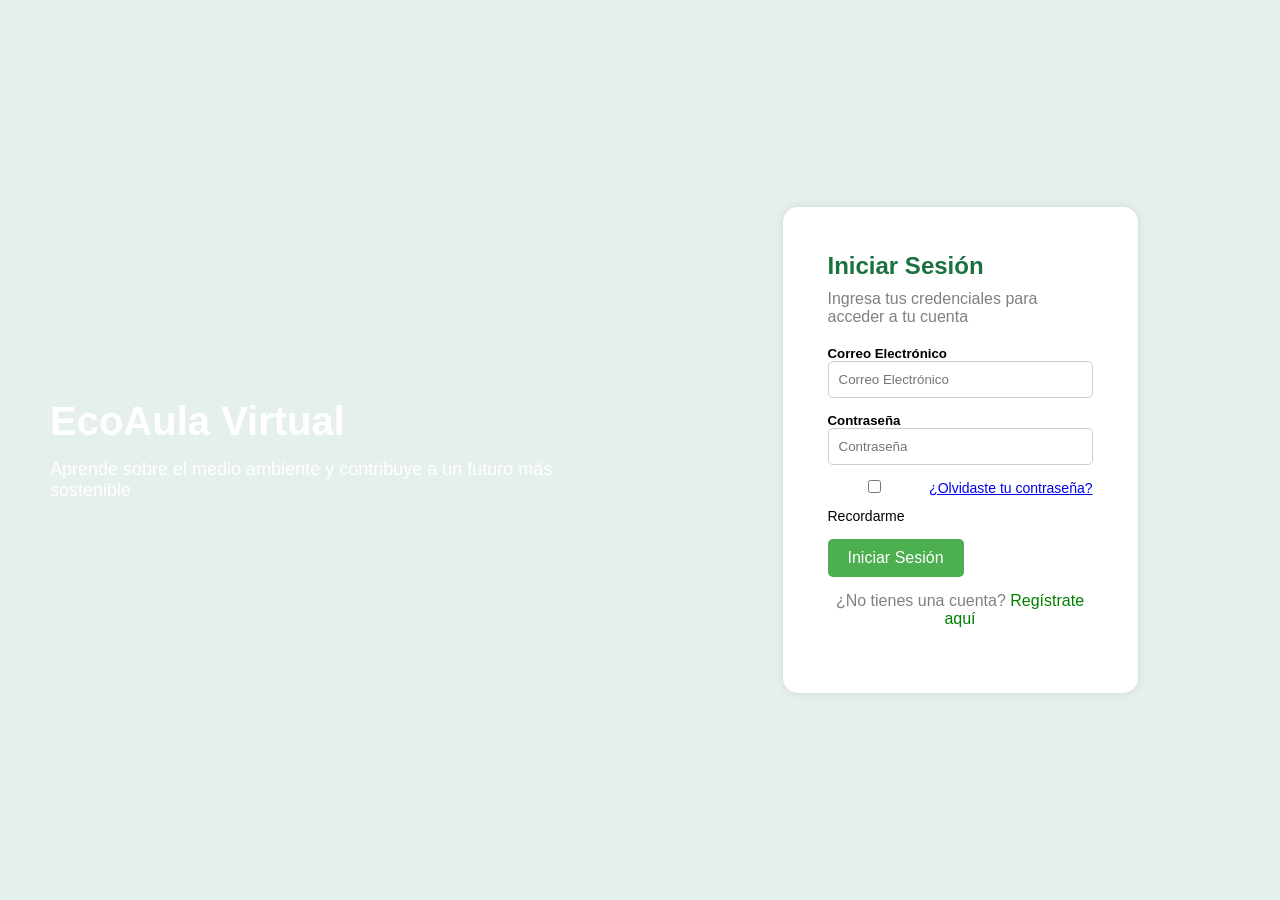
<file: index.html>
<!DOCTYPE html>
<html lang="es">
<head>
    <meta charset="UTF-8">
    <title>Iniciar Sesión</title>
    <link rel="stylesheet" href="styles.css"> 
</head>
<body>

<div class="container">
    <div class="left">
        <h1>EcoAula Virtual</h1>
        <p>Aprende sobre el medio ambiente y contribuye a un futuro más sostenible</p>
    </div>

    <div class="right">
        <div class="card">
            <h2>Iniciar Sesión</h2>
            <p>Ingresa tus credenciales para acceder a tu cuenta</p>
            
            <h5>Correo Electrónico</h5>
            <input type="email" placeholder="Correo Electrónico">
            <h5>Contraseña</h5>
            <input type="password" placeholder="Contraseña">
            <div class="options">
                <label><input type="checkbox"> Recordarme</label>
                <a href="#">¿Olvidaste tu contraseña?</a>
            </div>

            <a href="inicio.html" class="btn">Iniciar Sesión</a>

            <p class="link">
                ¿No tienes una cuenta? 
                <a href="registro.html">Regístrate aquí</a>
            </p>
        </div>
    </div>
</div>

</body>
</html>
</file>
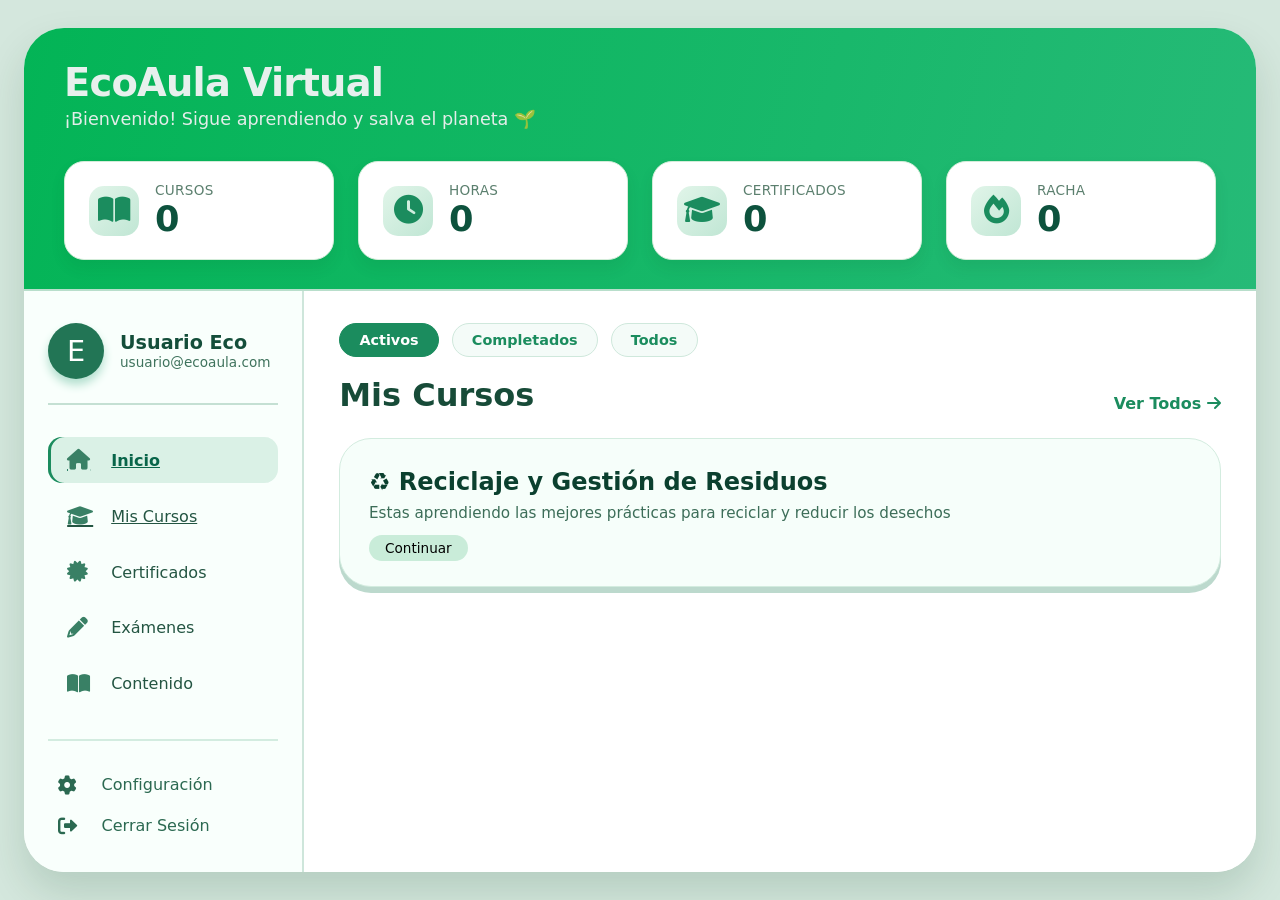
<file: indexcursos.html>
<!DOCTYPE html>
<html lang="es">
<head>
    <meta charset="UTF-8">
    <meta name="viewport" content="width=device-width, initial-scale=1.0">
    <title>EcoAula · Inicio</title>

    <!-- FONT AWESOME -->
    <link rel="stylesheet" href="https://cdnjs.cloudflare.com/ajax/libs/font-awesome/6.0.0-beta3/css/all.min.css">

    <!-- TU CSS -->
    <link rel="stylesheet" href="style.css">
</head>
<body>

<div class="app-card">

    <!-- HEADER -->
    <div class="hero-header">
        <div class="hero-title">EcoAula Virtual</div>
        <div class="hero-sub">
            ¡Bienvenido! Sigue aprendiendo y salva el planeta 🌱
        </div>

        
            <!-- LINK A CURSOS -->

        <!-- STATS -->
        <div class="stats-container">
            <div class="stat-card">
                <div class="stat-icon"><i class="fas fa-book-open"></i></div>
                <div class="stat-content">
                    <span class="stat-label">Cursos</span>
                    <span class="stat-number">0</span>
                </div>
            </div>

            <div class="stat-card">
                <div class="stat-icon"><i class="fas fa-clock"></i></div>
                <div class="stat-content">
                    <span class="stat-label">Horas</span>
                    <span class="stat-number">0</span>
                </div>
            </div>

            <div class="stat-card">
                <div class="stat-icon"><i class="fas fa-graduation-cap"></i></div>
                <div class="stat-content">
                    <span class="stat-label">Certificados</span>
                    <span class="stat-number">0</span>
                </div>
            </div>

            <div class="stat-card">
                <div class="stat-icon"><i class="fas fa-fire"></i></div>
                <div class="stat-content">
                    <span class="stat-label">Racha</span>
                    <span class="stat-number">0</span>
                </div>
            </div>
        </div>
    </div>

    <!-- PANEL -->
    <div class="dashboard-panel">

        <!-- SIDEBAR -->
        <div class="sidebar">
            <div class="user-profile">
                <div class="avatar-placeholder">E</div>
                <div class="user-info">
                    <h4>Usuario Eco</h4>
                    <p>usuario@ecoaula.com</p>
                </div>
            </div>

            <div class="nav-menu">
                <!-- ACTIVO -->
                <a href="inicio.html" class="nav-item active">
                    <i class="fas fa-home"></i> Inicio
                </a>

                <a href="indexcursos.html" class="nav-item">
                    <i class="fas fa-graduation-cap"></i> Mis Cursos
                </a>

                <div class="nav-item">
                    <i class="fas fa-certificate"></i> Certificados
                </div>

                <div class="nav-item">
                    <i class="fas fa-pencil-alt"></i> Exámenes
                </div>

                <div class="nav-item">
                    <i class="fas fa-book-open"></i> Contenido
                </div>
            </div>

            <div class="user-footer">
                <div class="footer-item">
                    <i class="fas fa-cog"></i> Configuración
                </div>

                <div class="footer-item">
                    <i class="fas fa-sign-out-alt"></i> Cerrar Sesión
                </div>
            </div>
        </div>

        <!-- CONTENIDO -->
        <div class="main-content">
            <div class="filter-buttons">
                    <button class="filter-btn active">Activos</button>
                    <button class="filter-btn">Completados</button>
                    <button class="filter-btn">Todos</button>
            </div>
            
            <div class="ver-todos-row">
                <h2 class="content-title">Mis Cursos</h2>
                
                <button class="ver-todos-link">
                    Ver Todos <i class="fas fa-arrow-right"></i>
                </button>
            </div>

            <!-- CURSO 2 -->
            <div class="course-card" style="margin-top: 0.5rem;">
                <h3>♻️ Reciclaje y Gestión de Residuos</h3>
                <div class="course-desc">
                    Estas aprendiendo las mejores prácticas para reciclar y reducir los desechos
                </div>
                <span class="badge-light">Continuar</span>
            </div>

        </div>
    </div>
</div>

</body>
</html>
</file>
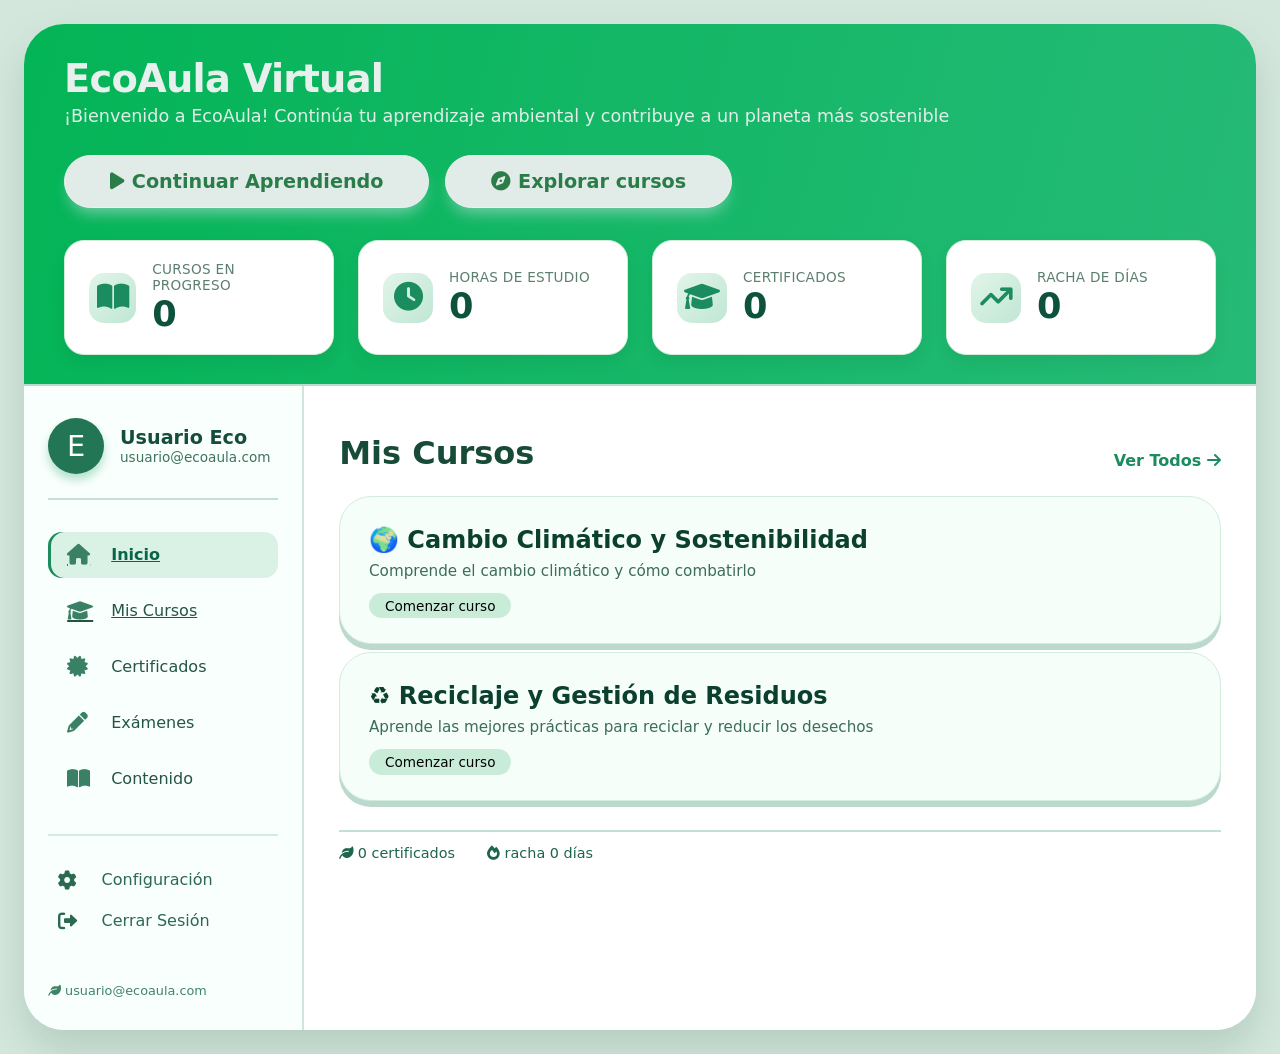
<file: indexinicio.html>
<!DOCTYPE html>
<html lang="es">
<head>
    <meta charset="UTF-8">
    <meta name="viewport" content="width=device-width, initial-scale=1.0">
    <title>EcoAula · Inicio</title>
    <!-- FONT AWESOME 6 -->
    <link rel="stylesheet" href="https://cdnjs.cloudflare.com/ajax/libs/font-awesome/6.0.0-beta3/css/all.min.css">
    <!-- UNIÓN AL CSS EXTERNO -->
    <link rel="stylesheet" href="style.css">
</head>
<body>
    <div class="app-card">
        <!-- Cabecera estilo primera imagen -->
        <div class="hero-header">
            <div class="hero-title">EcoAula Virtual</div>
            <div class="hero-sub">¡Bienvenido a EcoAula! Continúa tu aprendizaje ambiental y contribuye a un planeta más sostenible</div>
            
            <!-- CONTENEDOR DE BOTONES (nuevo) -->
            <div class="button-container">
                <button class="continue-btn"><i class="fas fa-play"></i>Continuar Aprendiendo</button>
                <button class="explore-btn"><i class="fas fa-compass"></i>Explorar cursos</button>
            </div>

            <!-- Métricas en rectángulos con iconos -->
            <div class="stats-container">
                <div class="stat-card">
                    <div class="stat-icon">
                        <i class="fas fa-book-open"></i>
                    </div>
                    <div class="stat-content">
                        <span class="stat-label">Cursos en Progreso</span>
                        <span class="stat-number">0</span>
                    </div>
                </div>
                
                <div class="stat-card">
                    <div class="stat-icon">
                        <i class="fas fa-clock"></i>
                    </div>
                    <div class="stat-content">
                        <span class="stat-label">Horas de Estudio</span>
                        <span class="stat-number">0</span>
                    </div>
                </div>
                
                <div class="stat-card">
                    <div class="stat-icon">
                        <i class="fas fa-graduation-cap"></i>
                    </div>
                    <div class="stat-content">
                        <span class="stat-label">Certificados</span>
                        <span class="stat-number">0</span>
                    </div>
                </div>
                
                <div class="stat-card">
                    <div class="stat-icon">
                        <i class="fas fa-arrow-trend-up"></i>
                    </div>
                    <div class="stat-content">
                        <span class="stat-label">Racha de Días</span>
                        <span class="stat-number">0</span>
                    </div>
                </div>
            </div>
        </div>

        <!-- Panel lateral + contenido principal -->
        <div class="dashboard-panel">
            <!-- SIDEBAR (Panel de usuario) -->
            <div class="sidebar">
                <div class="user-profile">
                    <div class="avatar-placeholder">E</div>
                    <div class="user-info">
                        <h4>Usuario Eco</h4>
                        <p>usuario@ecoaula.com</p>
                    </div>
                </div>

                <!-- Menú de navegación -->
                <div class="nav-menu">
                    <a href="indexinicio.html" class="nav-item active">
                        <i class="fas fa-home"></i> Inicio
                    </a>

                    <a href="indexcursos.html" class="nav-item">
                        <i class="fas fa-graduation-cap"></i> Mis Cursos
                    </a>
                    <div class="nav-item"><i class="fas fa-certificate"></i> Certificados</div>
                    <div class="nav-item"><i class="fas fa-pencil-alt"></i> Exámenes</div>
                    <div class="nav-item"><i class="fas fa-book-open"></i> Contenido</div>
                </div>

                <!-- Configuración y cerrar sesión -->
                <div class="user-footer">
                    <div class="footer-item"><i class="fas fa-cog"></i> Configuración</div>
                    <div class="footer-item"><i class="fas fa-sign-out-alt"></i> Cerrar Sesión</div>
                </div>
                <div style="margin-top: 1rem; font-size: 0.8rem; color: #408468;"><i class="fas fa-leaf"></i> usuario@ecoaula.com</div>
            </div>

            <!-- CONTENIDO PRINCIPAL (solo INICIO) -->
            <div class="main-content">
                <!-- PÁGINA INICIO -->
                <div id="page-inicio" class="page active-page">
                    <div class="ver-todos-row">
                        <h2 class="content-title">Mis Cursos</h2>
                        <span class="ver-todos-link">Ver Todos <i class="fas fa-arrow-right"></i></span>
                    </div>

                    <!-- Curso 1: Cambio Climático -->
                    <div class="course-card">
                        <h3>🌍 Cambio Climático y Sostenibilidad</h3>
                        <div class="course-desc">Comprende el cambio climático y cómo combatirlo</div>
                        <span class="badge-light">Comenzar curso</span>
                    </div>

                    <!-- Curso 2: Reciclaje -->
                    <div class="course-card" style="margin-top: 0.5rem;">
                        <h3>♻️ Reciclaje y Gestión de Residuos</h3>
                        <div class="course-desc">Aprende las mejores prácticas para reciclar y reducir los desechos</div>
                        <span class="badge-light">Comenzar curso</span>
                    </div>

                    <hr>
                    <div style="display: flex; gap: 2rem; color: #1d654b; font-size: 0.9rem; margin-top: 0.8rem;">
                        <span><i class="fas fa-leaf"></i> 0 certificados</span>
                        <span><i class="fas fa-fire"></i> racha 0 días</span>
                    </div>
                </div>
            </div>
        </div>
    </div>
</body>



</html>
</file>
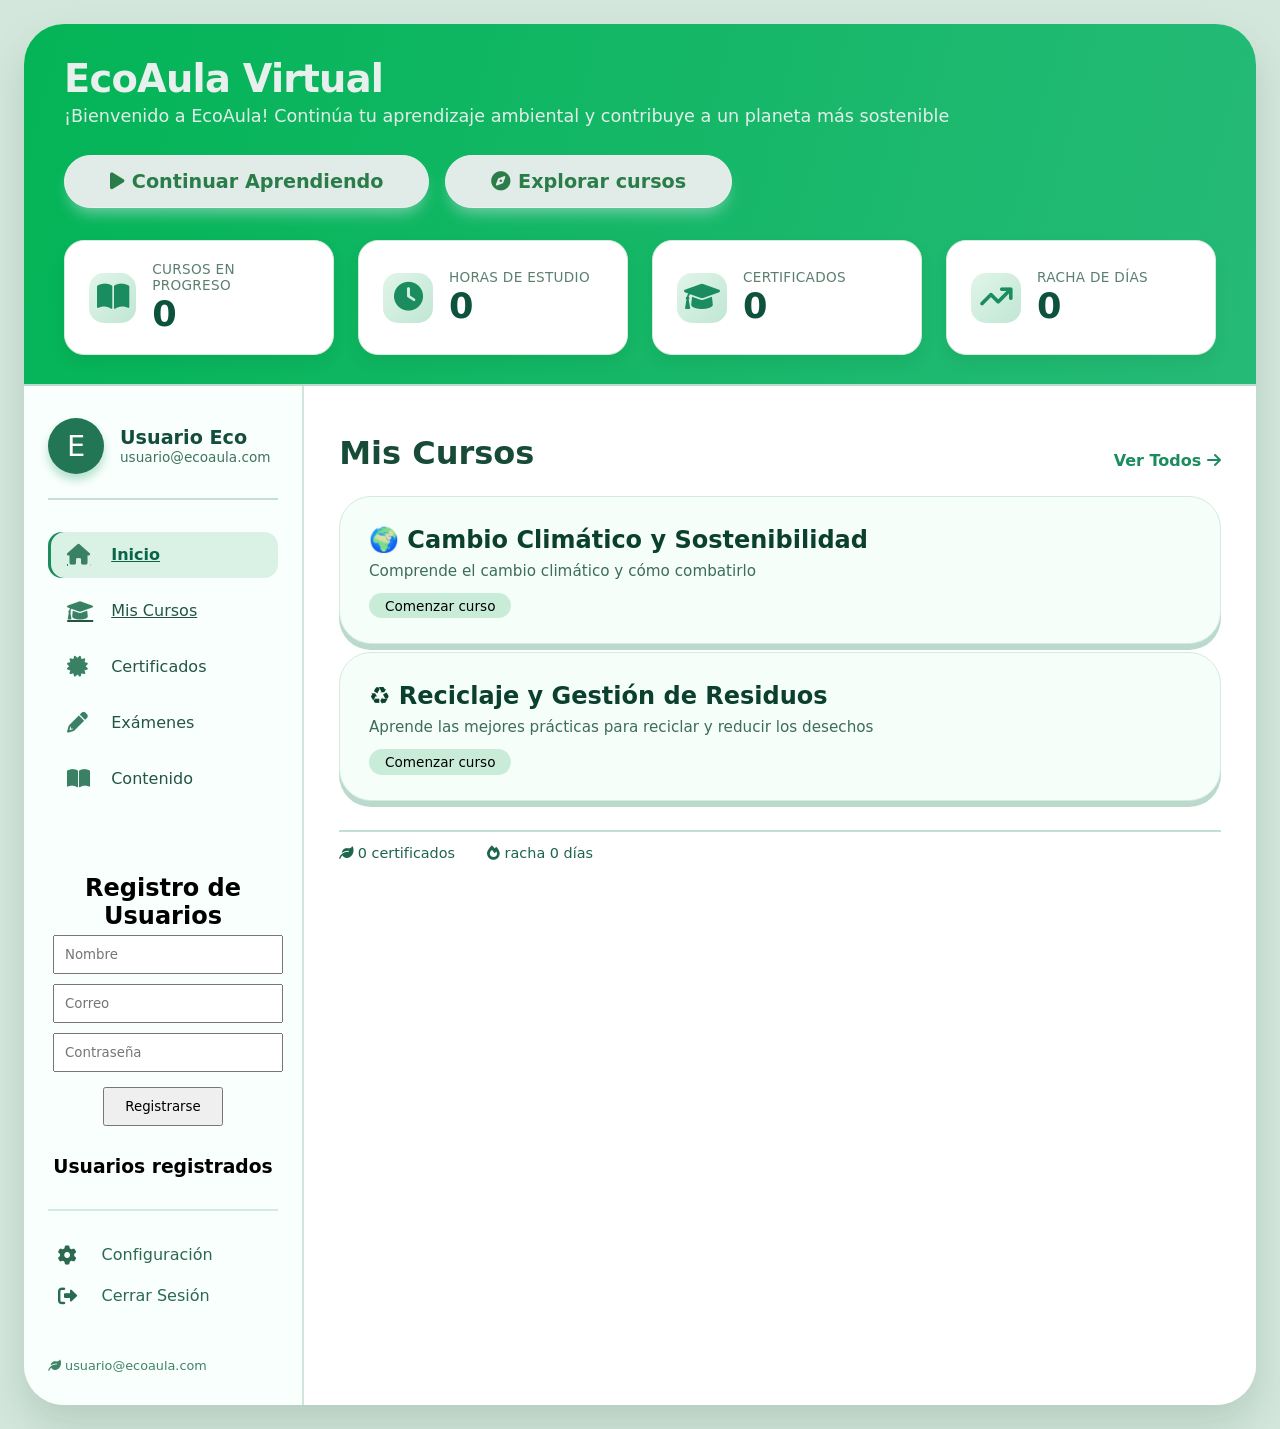
<file: inicio.html>
<!DOCTYPE html>
<html lang="es">
<head>
    <meta charset="UTF-8">
    <meta name="viewport" content="width=device-width, initial-scale=1.0">
    <title>EcoAula · Inicio</title>
    <!-- FONT AWESOME 6 -->
    <link rel="stylesheet" href="https://cdnjs.cloudflare.com/ajax/libs/font-awesome/6.0.0-beta3/css/all.min.css">
    <!-- UNIÓN AL CSS EXTERNO -->
    <link rel="stylesheet" href="style.css">
</head>
<body>
    <div class="app-card">
        <!-- Cabecera estilo primera imagen -->
        <div class="hero-header">
            <div class="hero-title">EcoAula Virtual</div>
            <div class="hero-sub">¡Bienvenido a EcoAula! Continúa tu aprendizaje ambiental y contribuye a un planeta más sostenible</div>
            
            <!-- CONTENEDOR DE BOTONES (nuevo) -->
            <div class="button-container">
                <button class="continue-btn"><i class="fas fa-play"></i>Continuar Aprendiendo</button>
                <button class="explore-btn"><i class="fas fa-compass"></i>Explorar cursos</button>
            </div>

            <!-- Métricas en rectángulos con iconos -->
            <div class="stats-container">
                <div class="stat-card">
                    <div class="stat-icon">
                        <i class="fas fa-book-open"></i>
                    </div>
                    <div class="stat-content">
                        <span class="stat-label">Cursos en Progreso</span>
                        <span class="stat-number">0</span>
                    </div>
                </div>
                
                <div class="stat-card">
                    <div class="stat-icon">
                        <i class="fas fa-clock"></i>
                    </div>
                    <div class="stat-content">
                        <span class="stat-label">Horas de Estudio</span>
                        <span class="stat-number">0</span>
                    </div>
                </div>
                
                <div class="stat-card">
                    <div class="stat-icon">
                        <i class="fas fa-graduation-cap"></i>
                    </div>
                    <div class="stat-content">
                        <span class="stat-label">Certificados</span>
                        <span class="stat-number">0</span>
                    </div>
                </div>
                
                <div class="stat-card">
                    <div class="stat-icon">
                        <i class="fas fa-arrow-trend-up"></i>
                    </div>
                    <div class="stat-content">
                        <span class="stat-label">Racha de Días</span>
                        <span class="stat-number">0</span>
                    </div>
                </div>
            </div>
        </div>

        <!-- Panel lateral + contenido principal -->
        <div class="dashboard-panel">
            <!-- SIDEBAR (Panel de usuario) -->
            <div class="sidebar">
                <div class="user-profile">
                    <div class="avatar-placeholder">E</div>
                    <div class="user-info">
                        <h4>Usuario Eco</h4>
                        <p>usuario@ecoaula.com</p>
                    </div>
                </div>

                <!-- Menú de navegación -->
                <div class="nav-menu">
                    <a href="indexinicio.html" class="nav-item active">
                        <i class="fas fa-home"></i> Inicio
                    </a>

                    <a href="indexcursos.html" class="nav-item">
                        <i class="fas fa-graduation-cap"></i> Mis Cursos
                    </a>
                    <div class="nav-item"><i class="fas fa-certificate"></i> Certificados</div>
                    <div class="nav-item"><i class="fas fa-pencil-alt"></i> Exámenes</div>
                    <div class="nav-item"><i class="fas fa-book-open"></i> Contenido</div>
                </div>
                <section style="margin-top: 40px; text-align: center;">
                      <h2>Registro de Usuarios</h2>
                    
                      <form id="formRegistro" style="max-width: 400px; margin: auto;">
                        <input type="text" id="nombre" placeholder="Nombre" required style="width:100%; margin:5px; padding:10px;">
                        <input type="email" id="correo" placeholder="Correo" required style="width:100%; margin:5px; padding:10px;">
                        <input type="password" id="password" placeholder="Contraseña" required style="width:100%; margin:5px; padding:10px;">
                        <button type="submit" style="margin-top:10px; padding:10px 20px;">Registrarse</button>
                      </form>
                    
                      <h3 style="margin-top:30px;">Usuarios registrados</h3>
                      <div id="listaUsuarios"></div>
                </section>

                <!-- Configuración y cerrar sesión -->
                <div class="user-footer">
                    <div class="footer-item"><i class="fas fa-cog"></i> Configuración</div>
                    <div class="footer-item"><i class="fas fa-sign-out-alt"></i> Cerrar Sesión</div>
                </div>
                <div style="margin-top: 1rem; font-size: 0.8rem; color: #408468;"><i class="fas fa-leaf"></i> usuario@ecoaula.com</div>
            </div>

            <!-- CONTENIDO PRINCIPAL (solo INICIO) -->
            <div class="main-content">
                <!-- PÁGINA INICIO -->
                <div id="page-inicio" class="page active-page">
                    <div class="ver-todos-row">
                        <h2 class="content-title">Mis Cursos</h2>
                        <span class="ver-todos-link">Ver Todos <i class="fas fa-arrow-right"></i></span>
                    </div>

                    <!-- Curso 1: Cambio Climático -->
                    <div class="course-card">
                        <h3>🌍 Cambio Climático y Sostenibilidad</h3>
                        <div class="course-desc">Comprende el cambio climático y cómo combatirlo</div>
                        <span class="badge-light">Comenzar curso</span>
                    </div>

                    <!-- Curso 2: Reciclaje -->
                    <div class="course-card" style="margin-top: 0.5rem;">
                        <h3>♻️ Reciclaje y Gestión de Residuos</h3>
                        <div class="course-desc">Aprende las mejores prácticas para reciclar y reducir los desechos</div>
                        <span class="badge-light">Comenzar curso</span>
                    </div>

                    <hr>
                    <div style="display: flex; gap: 2rem; color: #1d654b; font-size: 0.9rem; margin-top: 0.8rem;">
                        <span><i class="fas fa-leaf"></i> 0 certificados</span>
                        <span><i class="fas fa-fire"></i> racha 0 días</span>
                    </div>
                </div>
            </div>
        </div>
    </div>
</body>



</html>
</file>
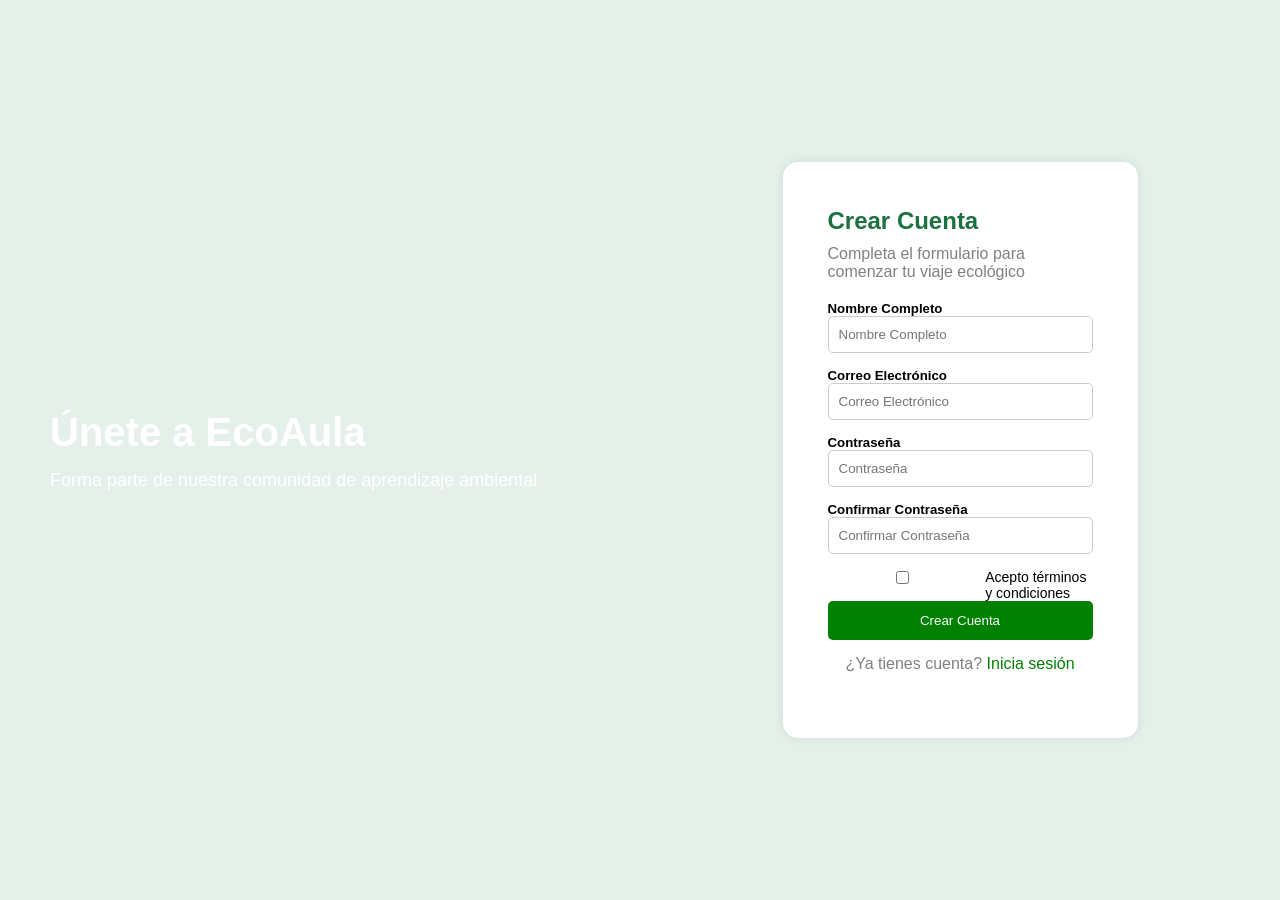
<file: registro.html>
<!DOCTYPE html>
<html lang="es">
<head>
    <meta charset="UTF-8">
    <title>Registro</title>
    <link rel="stylesheet" href="styles.css">
</head>
<body>

<div class="container">
    <div class="left">
        <h1>Únete a EcoAula</h1>
        <p>Forma parte de nuestra comunidad de aprendizaje ambiental</p>
    </div>

    <div class="right">
        <div class="card">
            <h2>Crear Cuenta</h2>
            <p>Completa el formulario para comenzar tu viaje ecológico</p>

            <h5>Nombre Completo</h5>
            <input type="text" placeholder="Nombre Completo">
            <h5>Correo Electrónico</h5>
            <input type="email" placeholder="Correo Electrónico">
            <h5>Contraseña</h5>
            <input type="password" placeholder="Contraseña">
            <h5>Confirmar Contraseña</h5>
            <input type="password" placeholder="Confirmar Contraseña">

            <label class="terms">
                <input type="checkbox"> Acepto términos y condiciones
            </label>

            <button>Crear Cuenta</button>

            <p class="link">
                ¿Ya tienes cuenta? 
                <a href="login.html">Inicia sesión</a>
            </p>
        </div>
    </div>
</div>

</body>
</html>
</file>
<file: styles.css>
* {
    margin: 0;
    padding: 0;
    box-sizing: border-box;
    font-family: Arial, sans-serif;
}

body {
    background: #e6f0ea;
}

.container {
    display: flex;
    height: 100vh;
}

/* LADO IZQUIERDO */
.left {
    width: 50%; 
    background: url('https://images.unsplash.com/photo-1501785888041-af3ef285b470') no-repeat center/cover; 
    color: white;
    display: flex; 
    flex-direction: column; 
    justify-content: center; 
    padding: 50px; 
}

.left h1 {
    font-size: 40px;
    margin-bottom: 15px; 
}

.left p {
    font-size: 18px; 
}  

/* LADO DERECHO */
.right {
    width: 50%;
    display: flex;
    justify-content: center; 
    align-items: center;
}



.card {
    background: white;
    padding: 45px;
    border-radius: 15px;
    width: 355px;
    box-shadow: 0 0 10px rgba(0,0,0,0.1);
}

.card h2 {
    margin-bottom: 10px;
    color:rgb(28, 113, 65);
}

.card p {
    margin-bottom: 20px;
    color: gray;
}

.card input {
    width: 100%;
    padding: 10px;
    margin-bottom: 15px;
    border-radius: 5px;
    border: 1px solid #ccc;
}

.options {
    display: flex;
    justify-content: space-between;
    font-size: 14px;
    margin-bottom: 15px;
}

button {
    width: 100%;
    padding: 12px;
    background: green;
    color: white;
    border: none;
    border-radius: 5px;
    cursor: pointer;
}

button:hover {
    background: darkgreen;
}

.link {
    margin-top: 15px;
    text-align: center;
}

.link a {
    color: green;
    text-decoration: none;
}

.terms {
    display: flex;
    align-items: center;
    gap: 8px; /* espacio entre el checkbox y el texto */
    font-size: 14px;
}
.btn {
    display: inline-block;
    padding: 10px 20px;
    background-color: #4CAF50;
    color: white;
    text-decoration: none;
    border-radius: 5px;
    text-align: center;
}
</file>
<file: style.css>
/* ESTILOS GENERALES - reset y configuración base */
* {
    margin: 0;
    padding: 0;
    box-sizing: border-box;
    font-family: 'Inter', system-ui, -apple-system, BlinkMacSystemFont, 'Segoe UI', Roboto, sans-serif;
}

/* FONDO DE LA PÁGINA */
body {
    background: #d4e7dd;
    display: flex;
    align-items: center;
    justify-content: center;
    min-height: 100vh;
    padding: 1.5rem;
}

/* TARJETA PRINCIPAL */
.app-card {
    max-width: 1300px;
    width: 100%;
    background-color: #ffffff;
    border-radius: 2.5rem;
    box-shadow: 0 20px 40px rgba(0, 60, 30, 0.15);
    overflow: hidden;
    display: flex;
    flex-direction: column;
}

/* CABECERA VERDE CON GRADIENTE */
.hero-header {
    background: linear-gradient(105deg, #03b456 0%, #02af61db 100%);
    padding: 2rem 2.5rem 1.8rem 2.5rem;
    border-bottom: 2px solid #b8decb;
}

/* TÍTULO PRINCIPAL */
.hero-title {
    font-size: 2.4rem;
    font-weight: 800;
    color: #e7f0ed;
    letter-spacing: -0.02em;
    margin-bottom: 0.3rem;
}

/* SUBTÍTULO */
.hero-sub {
    font-size: 1.1rem;
    color: #e3ede9;
    margin-bottom: 1.8rem;
    font-weight: 400;
}

/* CONTENEDOR PARA LOS BOTONES */
.button-container {
    display: flex;
    gap: 1rem;
    margin-bottom: 1rem;
    flex-wrap: wrap;
}

/* BOTONES DE FILTRO */
.filter-buttons {
    display: flex;
    gap: 0.8rem;
    margin-bottom: 1.2rem;
}

.filter-btn {
    padding: 0.5rem 1.2rem;
    border-radius: 20px;
    border: 1px solid #cfe8dc;
    background-color: #f4fbf8;
    color: #1b8c5e;
    font-weight: 600;
    font-size: 0.9rem;
    cursor: pointer;
    transition: 0.2s;
}

.filter-btn:hover {
    background-color: #dff3ea;
}

.filter-btn.active {
    background-color: #1b8c5e;
    color: white;
    border-color: #1b8c5e;
}

/* BOTÓN "Continuar Aprendiendo" */
.continue-btn {
    background-color: #e1ebe7;
    color: rgb(42, 125, 73);
    border: none;
    border-radius: 60px;
    padding: 0.9rem 2.8rem;
    font-size: 1.2rem;
    font-weight: 600;
    box-shadow: 0 10px 16px -6px #7fcfb0;
    cursor: default;
    display: inline-block;
    transition: none;
    border: 1px solid #ecf1ef;
}

.continue-btn i {
    margin-right: 8px;
}

/* NUEVO BOTÓN "Explorar cursos" */
.explore-btn {
    background-color: #e1ebe7;  
    color: rgb(42, 125, 73);     
    border: 1px solid #ecf1ef;   
    border-radius: 60px;          
    padding: 0.9rem 2.8rem;       
    font-size: 1.2rem;            
    font-weight: 600;            
    box-shadow: 0 10px 16px -6px #7fcfb0;  
    cursor: default;
    display: inline-block;
    transition: none;
}

.explore-btn i {
    margin-right: 8px;
}

/* CONTENEDOR DE TARJETAS DE ESTADÍSTICAS */
.stats-container {
    display: flex;
    gap: 1.5rem;
    margin-top: 2rem;
    flex-wrap: wrap;
    justify-content: space-between;
}

/* TARJETA INDIVIDUAL DE ESTADÍSTICA */
.stat-card {
    background: white;
    border-radius: 20px;
    padding: 1.2rem 1.5rem;
    display: flex;
    align-items: center;
    gap: 1rem;
    flex: 1;
    min-width: 200px;
    box-shadow: 0 8px 15px rgba(0, 60, 30, 0.08);
    border: 1px solid #d3ecd9;
    transition: all 0.2s ease;
}

.stat-card:hover {
    transform: translateY(-3px);
    box-shadow: 0 12px 20px rgba(27, 140, 94, 0.15);
    border-color: #1b8c5e;
}

/* CONTENEDOR DEL ICONO */
.stat-icon {
    width: 50px;
    height: 50px;
    background: linear-gradient(135deg, #e1f5e9 0%, #c0e6d4 100%);
    border-radius: 15px;
    display: flex;
    align-items: center;
    justify-content: center;
    color: #1b8c5e;
    font-size: 1.8rem;
}

/* CONTENIDO DE TEXTO */
.stat-content {
    display: flex;
    flex-direction: column;
}

.stat-content .stat-label {
    font-size: 0.85rem;
    color: #5b7f6e;
    font-weight: 500;
    text-transform: uppercase;
    letter-spacing: 0.3px;
}

.stat-content .stat-number {
    font-size: 2.2rem;
    font-weight: 700;
    color: #0d523d;
    line-height: 1.2;
}

/* ESTRUCTURA PRINCIPAL */
.dashboard-panel {
    display: flex;
    flex: 1;
}

/* SIDEBAR */
.sidebar {
    width: 280px;
    background: #f9fffc;
    border-right: 2px solid #cee6db;
    padding: 2rem 1.5rem;
    display: flex;
    flex-direction: column;
    gap: 2rem;
}

/* PERFIL DE USUARIO */
.user-profile {
    display: flex;
    align-items: center;
    gap: 1rem;
    padding-bottom: 1.5rem;
    border-bottom: 2px solid #c4e0d3;
}

.avatar-placeholder {
    width: 56px;
    height: 56px;
    background: #227555;
    border-radius: 50%;
    display: flex;
    align-items: center;
    justify-content: center;
    color: white;
    font-size: 1.8rem;
    font-weight: 500;
    box-shadow: 0 6px 10px #b2dfce;
}

.user-info h4 {
    font-size: 1.2rem;
    font-weight: 700;
    color: #144e3a;
}

.user-info p {
    color: #3f735d;
    font-size: 0.85rem;
}

/* MENÚ DE NAVEGACIÓN */
.nav-menu {
    display: flex;
    flex-direction: column;
    gap: 0.6rem;
}

.nav-item {
    display: flex;
    align-items: center;
    gap: 1rem;
    padding: 0.8rem 1.2rem;
    border-radius: 14px;
    font-weight: 500;
    color: #235542;
    transition: 0.1s;
    cursor: default;
    background-color: transparent;
    border: none;
    width: 100%;
    text-align: left;
    font-size: 1rem;
}

.nav-item.active {
    background-color: #daf1e6;
    color: #08654a;
    font-weight: 600;
    box-shadow: inset 3px 0 0 #1b8c5e;
}

.nav-item i {
    width: 28px;
    font-size: 1.3rem;
    color: #398065;
}

/* SECCIÓN INFERIOR */
.user-footer {
    margin-top: auto;
    border-top: 2px solid #d2ecdff5;
    padding-top: 1.8rem;
    display: flex;
    flex-direction: column;
    gap: 0.8rem;
}

.footer-item {
    display: flex;
    align-items: center;
    gap: 1rem;
    color: #2b6951;
    font-weight: 500;
    padding: 0.3rem 0.6rem;
    cursor: default;
}

.footer-item i {
    width: 28px;
    font-size: 1.2rem;
}

/* CONTENIDO PRINCIPAL */
.main-content {
    flex: 1;
    background-color: #ffffff;
    padding: 2rem 2.2rem;
}

.content-title {
    font-size: 2rem;
    font-weight: 700;
    color: #174b38;
    margin-bottom: 1rem;
}

.progress-label {
    color: #367a60;
    font-weight: 600;
    margin: 1rem 0 0.5rem 0;
    font-size: 1rem;
}

.course-grid {
    display: grid;
    grid-template-columns: repeat(auto-fit, minmax(300px, 1fr));
    gap: 1.8rem;
    margin: 1.5rem 0;
}

.course-card {
    background: #f6fefa;
    border-radius: 2rem;
    padding: 1.8rem;
    border: 1px solid #d3ecdfff;
    box-shadow: 0 6px 0 #bcd9cd;
}

.course-card h3 {
    font-size: 1.5rem;
    font-weight: 700;
    color: #0b402f;
    margin-bottom: 0.5rem;
}

.course-desc {
    color: #3c6d58;
    margin-bottom: 1rem;
    font-size: 0.95rem;
}

.badge-light {
    background: #c9ecd9;
    padding: 0.3rem 1rem;
    border-radius: 30px;
    font-size: 0.85rem;
}

.ver-todos-row {
    display: flex;
    justify-content: space-between;
    align-items: center;
    margin: 1rem 0 0.5rem;
}

.ver-todos-link {
    color: #1b8c5e;
    font-weight: 600;
    background: transparent;
    border: none;
    cursor: default;
    font-size: 1rem;
}

hr {
    border: 0.5px solid #c2dfd2;
    margin: 1.8rem 0 0.5rem;
}

/* CONTROL DE PÁGINAS */
.page {
    display: none;
}

.page.active-page {
    display: block;
}

/* CONTROL DE ELEMENTOS FUNCIONALES/NO FUNCIONALES */
button {
    pointer-events: auto;
    cursor: pointer;
}

.nav-item, .footer-item {
    pointer-events: auto;
    cursor: pointer;
}

.continue-btn, .explore-btn, .ver-todos-link, .badge-light {
    pointer-events: auto;
    cursor: pointer;
}

a.explore-btn {
    display: inline-block;
    text-decoration: none;
}

/* RESPONSIVE PARA MÓVILES */
@media (max-width: 768px) {
    .button-container {
        flex-direction: column;
    }
    
    .continue-btn, .explore-btn {
        width: 100%;
        text-align: center;
    }
    
    .stats-container {
        flex-direction: column;
    }
    
    .stat-card {
        width: 100%;
    }
    
    .dashboard-panel {
        flex-direction: column;
    }
    
    .sidebar {
        width: 100%;
        border-right: none;
        border-bottom: 2px solid #cee6db;
    }
    
    * {
    pointer-events: auto !important;
}

}
</file>
